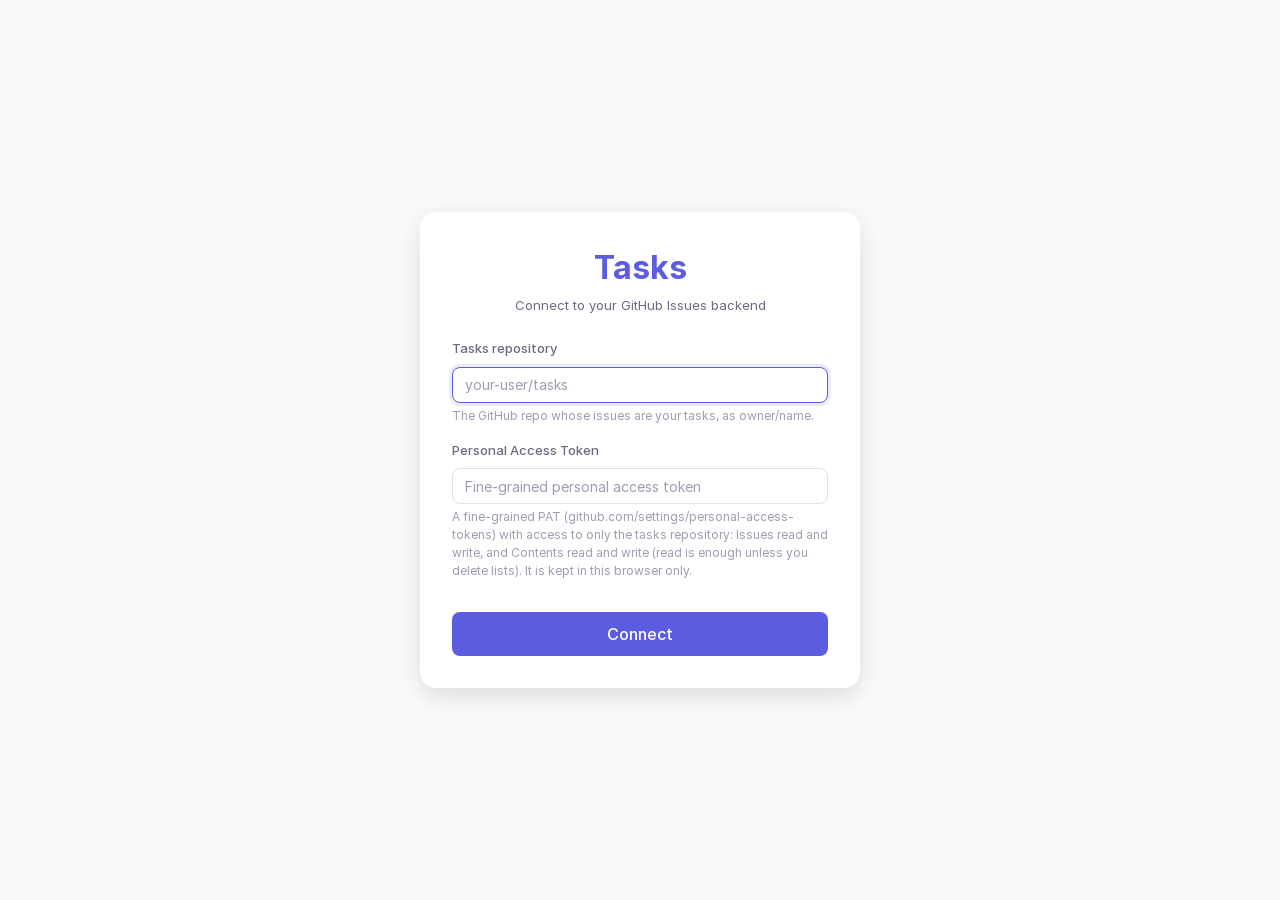
<file: todo/web/index.html>
<!DOCTYPE html>
<html lang="en">
<head>
  <meta charset="UTF-8">
  <meta name="viewport" content="width=device-width, initial-scale=1.0, viewport-fit=cover">
  <meta http-equiv="Content-Security-Policy" content="default-src 'self'; script-src 'self'; style-src 'self' 'unsafe-inline'; font-src 'self'; connect-src https://api.github.com; img-src 'self' data:; object-src 'none'; base-uri 'none';">
  <meta name="theme-color" content="#5C5CE0" media="(prefers-color-scheme: light)">
  <meta name="theme-color" content="#141420" media="(prefers-color-scheme: dark)">
  <meta name="description" content="To-do app backed by GitHub Issues">
  <title>Tasks</title>
  <link rel="icon" href="icons/favicon.svg" type="image/svg+xml">
  <link rel="manifest" href="manifest.json">
  <link rel="apple-touch-icon" href="icons/favicon.svg">
  <link rel="stylesheet" href="css/tokens.css">
  <link rel="stylesheet" href="css/base.css">
  <link rel="stylesheet" href="css/layout.css">
  <link rel="stylesheet" href="css/components.css">
  <link rel="stylesheet" href="css/views.css">
  <link rel="stylesheet" href="css/animations.css">
  <link rel="stylesheet" href="css/triage.css">
</head>
<body>
  <div id="app">
    <!-- Loading skeleton while JS loads -->
    <div class="setup-screen" id="loading-skeleton">
      <div style="text-align: center; color: var(--color-text-secondary);">
        <div style="font-size: 2rem; font-weight: 700; color: var(--color-primary); margin-bottom: 0.5rem;">Tasks</div>
        <div>Loading...</div>
      </div>
    </div>
  </div>
  <script type="module" src="js/app.js"></script>
</body>
</html>
</file>
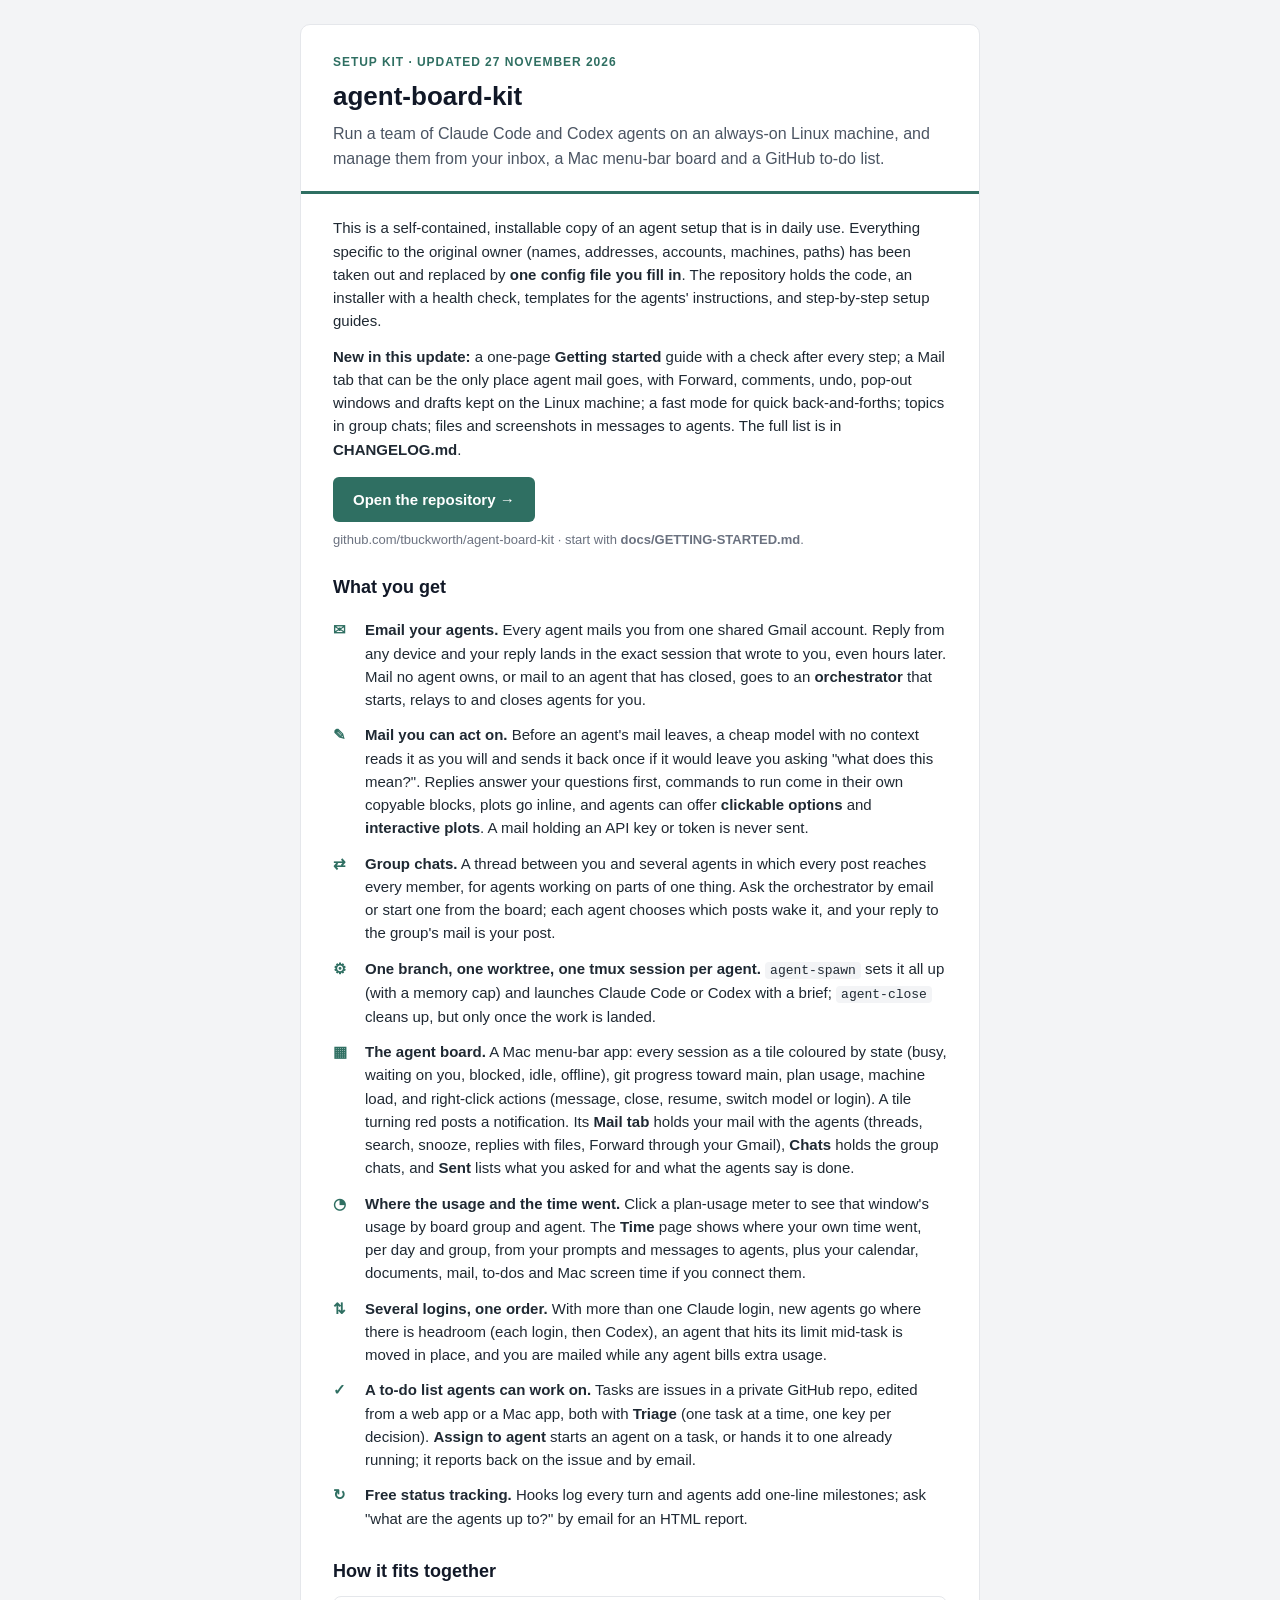
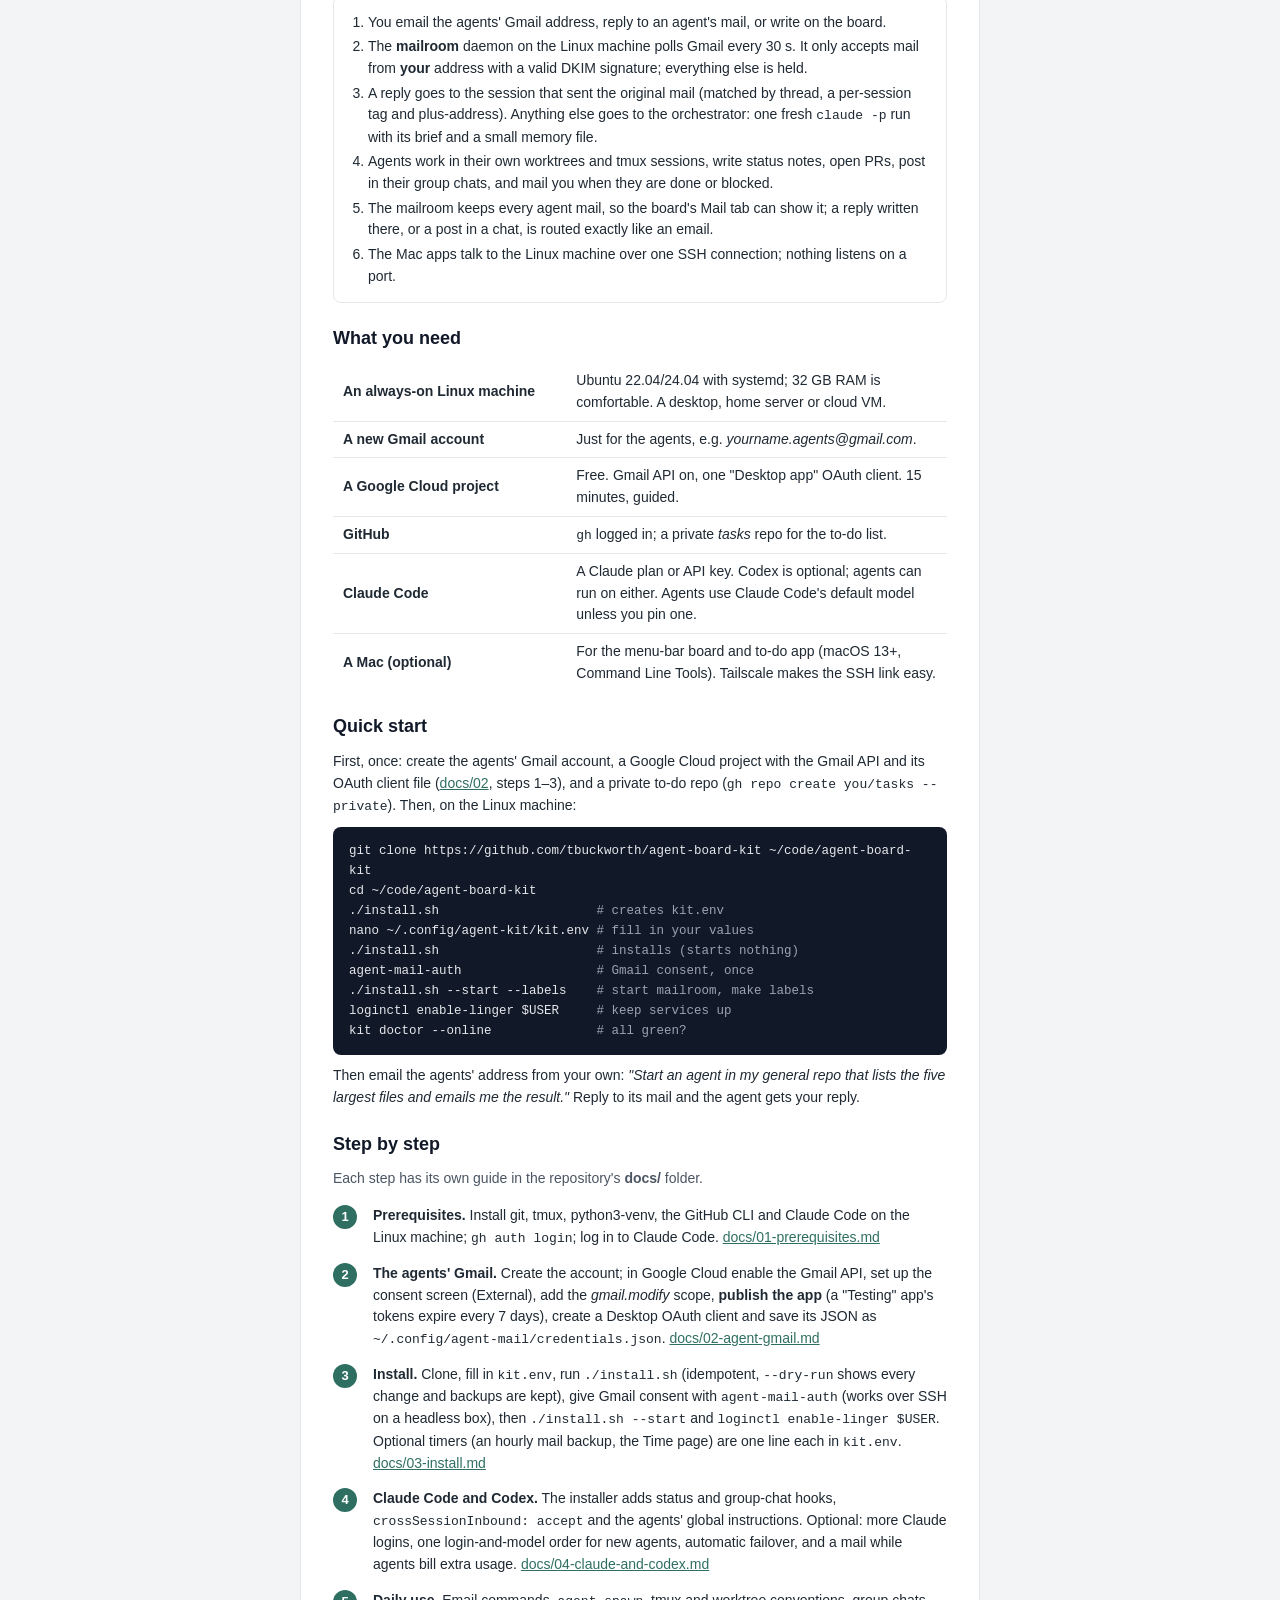
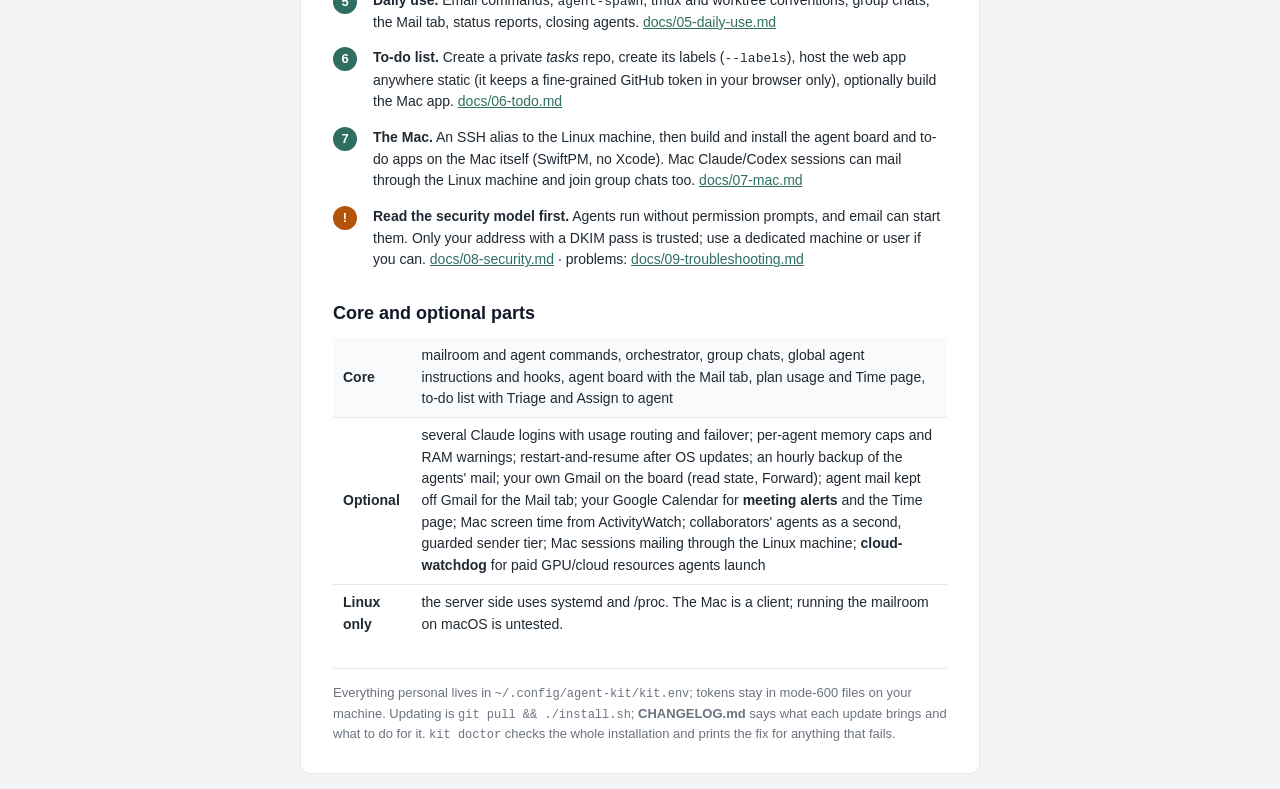
<file: docs/email.html>
<!DOCTYPE html>
<html lang="en">
<head>
<meta charset="utf-8">
<meta name="viewport" content="width=device-width, initial-scale=1">
<title>agent-board-kit: run a team of coding agents from your inbox</title>
</head>
<body style="margin:0;padding:0;background:#f3f4f6;">
<table role="presentation" width="100%" cellpadding="0" cellspacing="0" border="0" style="background:#f3f4f6;">
<tr><td align="center" style="padding:24px 12px;">
<table role="presentation" width="100%" cellpadding="0" cellspacing="0" border="0" style="max-width:680px;background:#ffffff;border:1px solid #e5e7eb;border-radius:10px;font-family:-apple-system,BlinkMacSystemFont,'Segoe UI',Roboto,Helvetica,Arial,sans-serif;color:#1f2933;font-size:15px;line-height:1.55;">

<!-- header -->
<tr><td style="padding:28px 32px 20px 32px;border-bottom:3px solid #2f6f62;">
  <div style="font-size:12px;letter-spacing:.08em;text-transform:uppercase;color:#2f6f62;font-weight:600;">Setup kit &middot; updated 27 November 2026</div>
  <div style="font-size:26px;font-weight:700;margin:4px 0 6px 0;color:#111827;">agent-board-kit</div>
  <div style="font-size:16px;color:#4b5563;">Run a team of Claude Code and Codex agents on an always-on Linux machine, and manage them from your inbox, a Mac menu-bar board and a GitHub to-do list.</div>
</td></tr>

<!-- intro -->
<tr><td style="padding:22px 32px 6px 32px;">
  <p style="margin:0 0 12px 0;">This is a self-contained, installable copy of an agent setup that is in daily use. Everything specific to the original owner (names, addresses, accounts, machines, paths) has been taken out and replaced by <b>one config file you fill in</b>. The repository holds the code, an installer with a health check, templates for the agents' instructions, and step-by-step setup guides.</p>
  <p style="margin:0 0 12px 0;"><b>New in this update:</b> a one-page <b>Getting started</b> guide with a check after every step; a Mail tab that can be the only place agent mail goes, with Forward, comments, undo, pop-out windows and drafts kept on the Linux machine; a fast mode for quick back-and-forths; topics in group chats; files and screenshots in messages to agents. The full list is in <b>CHANGELOG.md</b>.</p>
  <table role="presentation" cellpadding="0" cellspacing="0" border="0" style="margin:16px 0 8px 0;"><tr>
    <td style="background:#2f6f62;border-radius:6px;">
      <a href="https://github.com/tbuckworth/agent-board-kit" style="display:inline-block;padding:11px 20px;color:#ffffff;text-decoration:none;font-weight:600;">Open the repository &rarr;</a>
    </td>
  </tr></table>
  <p style="margin:6px 0 0 0;font-size:13px;color:#6b7280;">github.com/tbuckworth/agent-board-kit &middot; start with <b>docs/GETTING-STARTED.md</b>.</p>
</td></tr>

<!-- what you get -->
<tr><td style="padding:18px 32px 4px 32px;">
  <h2 style="font-size:18px;margin:0 0 10px 0;color:#111827;">What you get</h2>
  <table role="presentation" cellpadding="0" cellspacing="0" border="0" width="100%">
    <tr><td valign="top" style="padding:6px 10px 6px 0;width:22px;color:#2f6f62;font-weight:700;">&#9993;</td>
        <td style="padding:6px 0;"><b>Email your agents.</b> Every agent mails you from one shared Gmail account. Reply from any device and your reply lands in the exact session that wrote to you, even hours later. Mail no agent owns, or mail to an agent that has closed, goes to an <b>orchestrator</b> that starts, relays to and closes agents for you.</td></tr>
    <tr><td valign="top" style="padding:6px 10px 6px 0;color:#2f6f62;font-weight:700;">&#9998;</td>
        <td style="padding:6px 0;"><b>Mail you can act on.</b> Before an agent's mail leaves, a cheap model with no context reads it as you will and sends it back once if it would leave you asking "what does this mean?". Replies answer your questions first, commands to run come in their own copyable blocks, plots go inline, and agents can offer <b>clickable options</b> and <b>interactive plots</b>. A mail holding an API key or token is never sent.</td></tr>
    <tr><td valign="top" style="padding:6px 10px 6px 0;color:#2f6f62;font-weight:700;">&#8644;</td>
        <td style="padding:6px 0;"><b>Group chats.</b> A thread between you and several agents in which every post reaches every member, for agents working on parts of one thing. Ask the orchestrator by email or start one from the board; each agent chooses which posts wake it, and your reply to the group's mail is your post.</td></tr>
    <tr><td valign="top" style="padding:6px 10px 6px 0;color:#2f6f62;font-weight:700;">&#9881;</td>
        <td style="padding:6px 0;"><b>One branch, one worktree, one tmux session per agent.</b> <code style="font-family:Menlo,Consolas,monospace;font-size:13px;background:#f3f4f6;padding:1px 5px;border-radius:4px;">agent-spawn</code> sets it all up (with a memory cap) and launches Claude Code or Codex with a brief; <code style="font-family:Menlo,Consolas,monospace;font-size:13px;background:#f3f4f6;padding:1px 5px;border-radius:4px;">agent-close</code> cleans up, but only once the work is landed.</td></tr>
    <tr><td valign="top" style="padding:6px 10px 6px 0;color:#2f6f62;font-weight:700;">&#9638;</td>
        <td style="padding:6px 0;"><b>The agent board.</b> A Mac menu-bar app: every session as a tile coloured by state (busy, waiting on you, blocked, idle, offline), git progress toward main, plan usage, machine load, and right-click actions (message, close, resume, switch model or login). A tile turning red posts a notification. Its <b>Mail tab</b> holds your mail with the agents (threads, search, snooze, replies with files, Forward through your Gmail), <b>Chats</b> holds the group chats, and <b>Sent</b> lists what you asked for and what the agents say is done.</td></tr>
    <tr><td valign="top" style="padding:6px 10px 6px 0;color:#2f6f62;font-weight:700;">&#9684;</td>
        <td style="padding:6px 0;"><b>Where the usage and the time went.</b> Click a plan-usage meter to see that window's usage by board group and agent. The <b>Time</b> page shows where your own time went, per day and group, from your prompts and messages to agents, plus your calendar, documents, mail, to-dos and Mac screen time if you connect them.</td></tr>
    <tr><td valign="top" style="padding:6px 10px 6px 0;color:#2f6f62;font-weight:700;">&#8645;</td>
        <td style="padding:6px 0;"><b>Several logins, one order.</b> With more than one Claude login, new agents go where there is headroom (each login, then Codex), an agent that hits its limit mid-task is moved in place, and you are mailed while any agent bills extra usage.</td></tr>
    <tr><td valign="top" style="padding:6px 10px 6px 0;color:#2f6f62;font-weight:700;">&#10003;</td>
        <td style="padding:6px 0;"><b>A to-do list agents can work on.</b> Tasks are issues in a private GitHub repo, edited from a web app or a Mac app, both with <b>Triage</b> (one task at a time, one key per decision). <b>Assign to agent</b> starts an agent on a task, or hands it to one already running; it reports back on the issue and by email.</td></tr>
    <tr><td valign="top" style="padding:6px 10px 6px 0;color:#2f6f62;font-weight:700;">&#8635;</td>
        <td style="padding:6px 0;"><b>Free status tracking.</b> Hooks log every turn and agents add one-line milestones; ask "what are the agents up to?" by email for an HTML report.</td></tr>
  </table>
</td></tr>

<!-- how it works -->
<tr><td style="padding:18px 32px 4px 32px;">
  <h2 style="font-size:18px;margin:0 0 10px 0;color:#111827;">How it fits together</h2>
  <table role="presentation" cellpadding="0" cellspacing="0" border="0" width="100%" style="border:1px solid #e5e7eb;border-radius:8px;">
    <tr><td style="padding:12px 14px;font-size:14px;">
      <ol style="margin:0;padding-left:20px;">
        <li style="margin:3px 0;">You email the agents' Gmail address, reply to an agent's mail, or write on the board.</li>
        <li style="margin:3px 0;">The <b>mailroom</b> daemon on the Linux machine polls Gmail every 30 s. It only accepts mail from <b>your</b> address with a valid DKIM signature; everything else is held.</li>
        <li style="margin:3px 0;">A reply goes to the session that sent the original mail (matched by thread, a per-session tag and plus-address). Anything else goes to the orchestrator: one fresh <code style="font-family:Menlo,Consolas,monospace;font-size:13px;">claude -p</code> run with its brief and a small memory file.</li>
        <li style="margin:3px 0;">Agents work in their own worktrees and tmux sessions, write status notes, open PRs, post in their group chats, and mail you when they are done or blocked.</li>
        <li style="margin:3px 0;">The mailroom keeps every agent mail, so the board's Mail tab can show it; a reply written there, or a post in a chat, is routed exactly like an email.</li>
        <li style="margin:3px 0;">The Mac apps talk to the Linux machine over one SSH connection; nothing listens on a port.</li>
      </ol>
    </td></tr>
  </table>
</td></tr>

<!-- what you need -->
<tr><td style="padding:18px 32px 4px 32px;">
  <h2 style="font-size:18px;margin:0 0 10px 0;color:#111827;">What you need</h2>
  <table role="presentation" cellpadding="0" cellspacing="0" border="0" width="100%" style="border-collapse:collapse;font-size:14px;">
    <tr><td style="padding:7px 10px;border-bottom:1px solid #e5e7eb;width:38%;"><b>An always-on Linux machine</b></td><td style="padding:7px 10px;border-bottom:1px solid #e5e7eb;">Ubuntu 22.04/24.04 with systemd; 32&nbsp;GB RAM is comfortable. A desktop, home server or cloud VM.</td></tr>
    <tr><td style="padding:7px 10px;border-bottom:1px solid #e5e7eb;"><b>A new Gmail account</b></td><td style="padding:7px 10px;border-bottom:1px solid #e5e7eb;">Just for the agents, e.g. <i>yourname.agents@gmail.com</i>.</td></tr>
    <tr><td style="padding:7px 10px;border-bottom:1px solid #e5e7eb;"><b>A Google Cloud project</b></td><td style="padding:7px 10px;border-bottom:1px solid #e5e7eb;">Free. Gmail API on, one "Desktop app" OAuth client. 15 minutes, guided.</td></tr>
    <tr><td style="padding:7px 10px;border-bottom:1px solid #e5e7eb;"><b>GitHub</b></td><td style="padding:7px 10px;border-bottom:1px solid #e5e7eb;"><code style="font-family:Menlo,Consolas,monospace;font-size:13px;">gh</code> logged in; a private <i>tasks</i> repo for the to-do list.</td></tr>
    <tr><td style="padding:7px 10px;border-bottom:1px solid #e5e7eb;"><b>Claude Code</b></td><td style="padding:7px 10px;border-bottom:1px solid #e5e7eb;">A Claude plan or API key. Codex is optional; agents can run on either. Agents use Claude Code's default model unless you pin one.</td></tr>
    <tr><td style="padding:7px 10px;"><b>A Mac (optional)</b></td><td style="padding:7px 10px;">For the menu-bar board and to-do app (macOS 13+, Command Line Tools). Tailscale makes the SSH link easy.</td></tr>
  </table>
</td></tr>

<!-- quick start -->
<tr><td style="padding:18px 32px 4px 32px;">
  <h2 style="font-size:18px;margin:0 0 10px 0;color:#111827;">Quick start</h2>
  <p style="margin:0 0 10px 0;font-size:14px;">First, once: create the agents' Gmail account, a Google Cloud project with the Gmail API and its OAuth client file (<a href="https://github.com/tbuckworth/agent-board-kit/blob/main/docs/02-agent-gmail.md" style="color:#2f6f62;">docs/02</a>, steps 1&ndash;3), and a private to-do repo (<code style="font-family:Menlo,Consolas,monospace;font-size:13px;">gh repo create you/tasks --private</code>). Then, on the Linux machine:</p>
  <div style="background:#111827;color:#e5e7eb;border-radius:8px;padding:14px 16px;font-family:Menlo,Consolas,'Courier New',monospace;font-size:12.5px;line-height:1.6;white-space:pre-wrap;">git clone https://github.com/tbuckworth/agent-board-kit ~/code/agent-board-kit
cd ~/code/agent-board-kit
./install.sh                     <span style="color:#9ca3af;"># creates kit.env</span>
nano ~/.config/agent-kit/kit.env <span style="color:#9ca3af;"># fill in your values</span>
./install.sh                     <span style="color:#9ca3af;"># installs (starts nothing)</span>
agent-mail-auth                  <span style="color:#9ca3af;"># Gmail consent, once</span>
./install.sh --start --labels    <span style="color:#9ca3af;"># start mailroom, make labels</span>
loginctl enable-linger $USER     <span style="color:#9ca3af;"># keep services up</span>
kit doctor --online              <span style="color:#9ca3af;"># all green?</span></div>
  <p style="margin:10px 0 0 0;font-size:14px;">Then email the agents' address from your own: <i>"Start an agent in my general repo that lists the five largest files and emails me the result."</i> Reply to its mail and the agent gets your reply.</p>
</td></tr>

<!-- step by step -->
<tr><td style="padding:18px 32px 4px 32px;">
  <h2 style="font-size:18px;margin:0 0 10px 0;color:#111827;">Step by step</h2>
  <p style="margin:0 0 8px 0;font-size:14px;color:#4b5563;">Each step has its own guide in the repository's <b>docs/</b> folder.</p>
  <table role="presentation" cellpadding="0" cellspacing="0" border="0" width="100%" style="font-size:14px;">
    <tr><td valign="top" style="padding:7px 12px 7px 0;width:28px;"><div style="background:#2f6f62;color:#fff;border-radius:50%;width:24px;height:24px;line-height:24px;text-align:center;font-weight:700;font-size:13px;">1</div></td>
        <td style="padding:7px 0;"><b>Prerequisites.</b> Install git, tmux, python3-venv, the GitHub CLI and Claude Code on the Linux machine; <code style="font-family:Menlo,Consolas,monospace;font-size:13px;">gh auth login</code>; log in to Claude Code. <a href="https://github.com/tbuckworth/agent-board-kit/blob/main/docs/01-prerequisites.md" style="color:#2f6f62;">docs/01-prerequisites.md</a></td></tr>
    <tr><td valign="top" style="padding:7px 12px 7px 0;"><div style="background:#2f6f62;color:#fff;border-radius:50%;width:24px;height:24px;line-height:24px;text-align:center;font-weight:700;font-size:13px;">2</div></td>
        <td style="padding:7px 0;"><b>The agents' Gmail.</b> Create the account; in Google Cloud enable the Gmail API, set up the consent screen (External), add the <i>gmail.modify</i> scope, <b>publish the app</b> (a "Testing" app's tokens expire every 7 days), create a Desktop OAuth client and save its JSON as <code style="font-family:Menlo,Consolas,monospace;font-size:13px;">~/.config/agent-mail/credentials.json</code>. <a href="https://github.com/tbuckworth/agent-board-kit/blob/main/docs/02-agent-gmail.md" style="color:#2f6f62;">docs/02-agent-gmail.md</a></td></tr>
    <tr><td valign="top" style="padding:7px 12px 7px 0;"><div style="background:#2f6f62;color:#fff;border-radius:50%;width:24px;height:24px;line-height:24px;text-align:center;font-weight:700;font-size:13px;">3</div></td>
        <td style="padding:7px 0;"><b>Install.</b> Clone, fill in <code style="font-family:Menlo,Consolas,monospace;font-size:13px;">kit.env</code>, run <code style="font-family:Menlo,Consolas,monospace;font-size:13px;">./install.sh</code> (idempotent, <code style="font-family:Menlo,Consolas,monospace;font-size:13px;">--dry-run</code> shows every change and backups are kept), give Gmail consent with <code style="font-family:Menlo,Consolas,monospace;font-size:13px;">agent-mail-auth</code> (works over SSH on a headless box), then <code style="font-family:Menlo,Consolas,monospace;font-size:13px;">./install.sh --start</code> and <code style="font-family:Menlo,Consolas,monospace;font-size:13px;">loginctl enable-linger $USER</code>. Optional timers (an hourly mail backup, the Time page) are one line each in <code style="font-family:Menlo,Consolas,monospace;font-size:13px;">kit.env</code>. <a href="https://github.com/tbuckworth/agent-board-kit/blob/main/docs/03-install.md" style="color:#2f6f62;">docs/03-install.md</a></td></tr>
    <tr><td valign="top" style="padding:7px 12px 7px 0;"><div style="background:#2f6f62;color:#fff;border-radius:50%;width:24px;height:24px;line-height:24px;text-align:center;font-weight:700;font-size:13px;">4</div></td>
        <td style="padding:7px 0;"><b>Claude Code and Codex.</b> The installer adds status and group-chat hooks, <code style="font-family:Menlo,Consolas,monospace;font-size:13px;">crossSessionInbound: accept</code> and the agents' global instructions. Optional: more Claude logins, one login-and-model order for new agents, automatic failover, and a mail while agents bill extra usage. <a href="https://github.com/tbuckworth/agent-board-kit/blob/main/docs/04-claude-and-codex.md" style="color:#2f6f62;">docs/04-claude-and-codex.md</a></td></tr>
    <tr><td valign="top" style="padding:7px 12px 7px 0;"><div style="background:#2f6f62;color:#fff;border-radius:50%;width:24px;height:24px;line-height:24px;text-align:center;font-weight:700;font-size:13px;">5</div></td>
        <td style="padding:7px 0;"><b>Daily use.</b> Email commands, <code style="font-family:Menlo,Consolas,monospace;font-size:13px;">agent-spawn</code>, tmux and worktree conventions, group chats, the Mail tab, status reports, closing agents. <a href="https://github.com/tbuckworth/agent-board-kit/blob/main/docs/05-daily-use.md" style="color:#2f6f62;">docs/05-daily-use.md</a></td></tr>
    <tr><td valign="top" style="padding:7px 12px 7px 0;"><div style="background:#2f6f62;color:#fff;border-radius:50%;width:24px;height:24px;line-height:24px;text-align:center;font-weight:700;font-size:13px;">6</div></td>
        <td style="padding:7px 0;"><b>To-do list.</b> Create a private <i>tasks</i> repo, create its labels (<code style="font-family:Menlo,Consolas,monospace;font-size:13px;">--labels</code>), host the web app anywhere static (it keeps a fine-grained GitHub token in your browser only), optionally build the Mac app. <a href="https://github.com/tbuckworth/agent-board-kit/blob/main/docs/06-todo.md" style="color:#2f6f62;">docs/06-todo.md</a></td></tr>
    <tr><td valign="top" style="padding:7px 12px 7px 0;"><div style="background:#2f6f62;color:#fff;border-radius:50%;width:24px;height:24px;line-height:24px;text-align:center;font-weight:700;font-size:13px;">7</div></td>
        <td style="padding:7px 0;"><b>The Mac.</b> An SSH alias to the Linux machine, then build and install the agent board and to-do apps on the Mac itself (SwiftPM, no Xcode). Mac Claude/Codex sessions can mail through the Linux machine and join group chats too. <a href="https://github.com/tbuckworth/agent-board-kit/blob/main/docs/07-mac.md" style="color:#2f6f62;">docs/07-mac.md</a></td></tr>
    <tr><td valign="top" style="padding:7px 12px 7px 0;"><div style="background:#b45309;color:#fff;border-radius:50%;width:24px;height:24px;line-height:24px;text-align:center;font-weight:700;font-size:13px;">!</div></td>
        <td style="padding:7px 0;"><b>Read the security model first.</b> Agents run without permission prompts, and email can start them. Only your address with a DKIM pass is trusted; use a dedicated machine or user if you can. <a href="https://github.com/tbuckworth/agent-board-kit/blob/main/docs/08-security.md" style="color:#2f6f62;">docs/08-security.md</a> &middot; problems: <a href="https://github.com/tbuckworth/agent-board-kit/blob/main/docs/09-troubleshooting.md" style="color:#2f6f62;">docs/09-troubleshooting.md</a></td></tr>
  </table>
</td></tr>

<!-- core vs optional -->
<tr><td style="padding:18px 32px 4px 32px;">
  <h2 style="font-size:18px;margin:0 0 10px 0;color:#111827;">Core and optional parts</h2>
  <table role="presentation" cellpadding="0" cellspacing="0" border="0" width="100%" style="border-collapse:collapse;font-size:14px;">
    <tr style="background:#f9fafb;"><td style="padding:7px 10px;border-bottom:1px solid #e5e7eb;font-weight:600;">Core</td><td style="padding:7px 10px;border-bottom:1px solid #e5e7eb;">mailroom and agent commands, orchestrator, group chats, global agent instructions and hooks, agent board with the Mail tab, plan usage and Time page, to-do list with Triage and Assign to agent</td></tr>
    <tr><td style="padding:7px 10px;border-bottom:1px solid #e5e7eb;font-weight:600;">Optional</td><td style="padding:7px 10px;border-bottom:1px solid #e5e7eb;">several Claude logins with usage routing and failover; per-agent memory caps and RAM warnings; restart-and-resume after OS updates; an hourly backup of the agents' mail; your own Gmail on the board (read state, Forward); agent mail kept off Gmail for the Mail tab; your Google Calendar for <b>meeting alerts</b> and the Time page; Mac screen time from ActivityWatch; collaborators' agents as a second, guarded sender tier; Mac sessions mailing through the Linux machine; <b>cloud-watchdog</b> for paid GPU/cloud resources agents launch</td></tr>
    <tr><td style="padding:7px 10px;font-weight:600;">Linux only</td><td style="padding:7px 10px;">the server side uses systemd and /proc. The Mac is a client; running the mailroom on macOS is untested.</td></tr>
  </table>
</td></tr>

<!-- footer -->
<tr><td style="padding:22px 32px 28px 32px;">
  <p style="margin:0;font-size:13px;color:#6b7280;border-top:1px solid #e5e7eb;padding-top:14px;">Everything personal lives in <code style="font-family:Menlo,Consolas,monospace;font-size:12px;">~/.config/agent-kit/kit.env</code>; tokens stay in mode-600 files on your machine. Updating is <code style="font-family:Menlo,Consolas,monospace;font-size:12px;">git pull &amp;&amp; ./install.sh</code>; <b>CHANGELOG.md</b> says what each update brings and what to do for it. <code style="font-family:Menlo,Consolas,monospace;font-size:12px;">kit doctor</code> checks the whole installation and prints the fix for anything that fails.</p>
</td></tr>

</table>
</td></tr>
</table>
</body>
</html>
</file>
<file: todo/web/css/tokens.css>
/* Design tokens — "Midnight Iris" color scheme */
:root {
  /* Colors */
  --color-primary: #5C5CE0;
  --color-primary-hover: #4A4ACC;
  --color-primary-light: rgba(92, 92, 224, 0.12);
  --color-accent: #E8735A;
  --color-accent-hover: #D4624A;
  --color-accent-light: rgba(232, 115, 90, 0.12);
  --color-bg: #FAFAF8;
  --color-surface: #FFFFFF;
  --color-surface-hover: #F5F5F3;
  --color-surface-active: #EDEDEB;
  --color-text: #1A1A2E;
  --color-text-secondary: #6B6B80;
  --color-text-tertiary: #9E9EB0;
  --color-border: #E2E2E8;
  --color-border-light: #F0F0F4;
  --color-claude: #D4A574;
  --color-claude-bg: rgba(212, 165, 116, 0.1);
  --color-priority-high: #D94652;
  --color-priority-med: #E8A840;
  --color-priority-low: #4CAF82;
  --color-success: #4CAF82;
  --color-error: #D94652;
  --color-warning: #E8A840;
  --color-follow-up: #A86A00;
  /* Agent states, as on the agent board */
  --color-agent-busy: #AD7D48;
  --color-agent-background: #7E5A33;
  --color-agent-waiting: #3E9A62;
  --color-agent-blocked: #D94652;
  --color-agent-idle: #4A7FC1;
  --color-agent-stale: #9E9EB0;
  --color-overlay: rgba(26, 26, 46, 0.5);

  /* Typography */
  --font-family: 'Inter', -apple-system, BlinkMacSystemFont, 'Segoe UI', Roboto, sans-serif;
  --font-size-xs: 0.75rem;
  --font-size-sm: 0.8125rem;
  --font-size-base: 0.875rem;
  --font-size-md: 1rem;
  --font-size-lg: 1.125rem;
  --font-size-xl: 1.5rem;
  --font-size-2xl: 2rem;
  --font-weight-regular: 400;
  --font-weight-medium: 500;
  --font-weight-semibold: 600;
  --font-weight-bold: 700;
  --line-height-tight: 1.2;
  --line-height-base: 1.5;
  --line-height-relaxed: 1.75;

  /* Spacing */
  --space-1: 0.25rem;
  --space-2: 0.5rem;
  --space-3: 0.75rem;
  --space-4: 1rem;
  --space-5: 1.25rem;
  --space-6: 1.5rem;
  --space-8: 2rem;
  --space-10: 2.5rem;
  --space-12: 3rem;
  --space-16: 4rem;

  /* Radius */
  --radius-sm: 4px;
  --radius-md: 8px;
  --radius-lg: 12px;
  --radius-xl: 16px;
  --radius-full: 9999px;

  /* Shadows */
  --shadow-sm: 0 1px 2px rgba(0, 0, 0, 0.05);
  --shadow-md: 0 2px 8px rgba(0, 0, 0, 0.08);
  --shadow-lg: 0 8px 24px rgba(0, 0, 0, 0.12);
  --shadow-xl: 0 16px 48px rgba(0, 0, 0, 0.16);

  /* Layout */
  --sidebar-width: 260px;
  --topbar-height: 56px;
  --slide-over-width: 480px;
  --max-content-width: 800px;
  --bottom-nav-height: 56px;

  /* Transitions */
  --transition-fast: 150ms ease;
  --transition-base: 200ms ease;
  --transition-slow: 300ms ease;

  color-scheme: light;
}

/* Dark mode */
[data-theme="dark"] {
  --color-primary: #8B8BF0;
  --color-primary-hover: #9D9DF5;
  --color-primary-light: rgba(139, 139, 240, 0.15);
  --color-accent: #F09580;
  --color-accent-hover: #F5A894;
  --color-accent-light: rgba(240, 149, 128, 0.15);
  --color-bg: #141420;
  --color-surface: #1E1E30;
  --color-surface-hover: #282840;
  --color-surface-active: #32324A;
  --color-text: #EEEEF2;
  --color-text-secondary: #A0A0B8;
  --color-text-tertiary: #6E6E88;
  --color-border: #2E2E45;
  --color-border-light: #232338;
  --color-claude: #C4956A;
  --color-claude-bg: rgba(196, 149, 106, 0.12);
  --color-overlay: rgba(10, 10, 20, 0.7);
  --color-follow-up: #F2B85A;
  --color-agent-busy: #C89660;
  --color-agent-background: #9A7148;
  --color-agent-waiting: #5CC487;
  --color-agent-blocked: #EF6B75;
  --color-agent-idle: #78A6E0;
  --color-agent-stale: #6E6E88;
  --shadow-sm: 0 1px 2px rgba(0, 0, 0, 0.2);
  --shadow-md: 0 2px 8px rgba(0, 0, 0, 0.3);
  --shadow-lg: 0 8px 24px rgba(0, 0, 0, 0.4);
  --shadow-xl: 0 16px 48px rgba(0, 0, 0, 0.5);

  color-scheme: dark;
}
</file>
<file: todo/web/css/base.css>
/* Font faces */
@font-face {
  font-family: 'Inter';
  font-style: normal;
  font-weight: 400;
  font-display: swap;
  src: url('../fonts/inter-regular.woff2') format('woff2');
}
@font-face {
  font-family: 'Inter';
  font-style: normal;
  font-weight: 500;
  font-display: swap;
  src: url('../fonts/inter-medium.woff2') format('woff2');
}
@font-face {
  font-family: 'Inter';
  font-style: normal;
  font-weight: 600;
  font-display: swap;
  src: url('../fonts/inter-semibold.woff2') format('woff2');
}
@font-face {
  font-family: 'Inter';
  font-style: normal;
  font-weight: 700;
  font-display: swap;
  src: url('../fonts/inter-bold.woff2') format('woff2');
}

/* Reset */
*, *::before, *::after {
  box-sizing: border-box;
  margin: 0;
  padding: 0;
}

html {
  -webkit-text-size-adjust: 100%;
  text-size-adjust: 100%;
  -webkit-font-smoothing: antialiased;
  -moz-osx-font-smoothing: grayscale;
}

body {
  font-family: var(--font-family);
  font-size: var(--font-size-base);
  font-weight: var(--font-weight-regular);
  line-height: var(--line-height-base);
  color: var(--color-text);
  background-color: var(--color-bg);
  min-height: 100dvh;
  overflow-x: hidden;
}

a {
  color: var(--color-primary);
  text-decoration: none;
}

a:hover {
  text-decoration: underline;
}

button {
  font-family: inherit;
  font-size: inherit;
  cursor: pointer;
  border: none;
  background: none;
  color: inherit;
}

input, textarea, select {
  font-family: inherit;
  font-size: inherit;
  color: inherit;
}

ul, ol {
  list-style: none;
}

img {
  max-width: 100%;
  display: block;
}

/* Focus styles */
:focus-visible {
  outline: 2px solid var(--color-primary);
  outline-offset: 2px;
  border-radius: var(--radius-sm);
}

:focus:not(:focus-visible) {
  outline: none;
}

/* Scrollbar */
::-webkit-scrollbar {
  width: 6px;
  height: 6px;
}
::-webkit-scrollbar-track {
  background: transparent;
}
::-webkit-scrollbar-thumb {
  background: var(--color-text-tertiary);
  border-radius: var(--radius-full);
}
::-webkit-scrollbar-thumb:hover {
  background: var(--color-text-secondary);
}

/* Selection */
::selection {
  background: var(--color-primary-light);
  color: var(--color-text);
}

/* Reduced motion */
@media (prefers-reduced-motion: reduce) {
  *, *::before, *::after {
    animation-duration: 0.01ms !important;
    animation-iteration-count: 1 !important;
    transition-duration: 0.01ms !important;
    scroll-behavior: auto !important;
  }
}

/* Skip to main content */
.skip-link {
  position: absolute;
  top: -100%;
  left: var(--space-4);
  z-index: 1000;
  padding: var(--space-2) var(--space-4);
  background: var(--color-primary);
  color: #fff;
  border-radius: var(--radius-md);
  font-weight: var(--font-weight-medium);
}
.skip-link:focus {
  top: var(--space-4);
}

/* Utility */
.sr-only {
  position: absolute;
  width: 1px;
  height: 1px;
  padding: 0;
  margin: -1px;
  overflow: hidden;
  clip: rect(0, 0, 0, 0);
  white-space: nowrap;
  border-width: 0;
}

/* Classes that set display must not override the hidden attribute */
[hidden] {
  display: none !important;
}
</file>
<file: todo/web/css/layout.css>
/* App shell layout */
.app-shell {
  display: flex;
  flex-direction: column;
  min-height: 100dvh;
}

/* Top bar */
.topbar {
  position: sticky;
  top: 0;
  z-index: 100;
  display: flex;
  align-items: center;
  height: var(--topbar-height);
  padding: 0 var(--space-4);
  background: var(--color-surface);
  border-bottom: 1px solid var(--color-border);
  gap: var(--space-3);
}

.topbar-breadcrumb {
  flex: 1;
  display: flex;
  align-items: center;
  gap: var(--space-2);
  min-width: 0;
  font-size: var(--font-size-base);
  font-weight: var(--font-weight-medium);
}

.topbar-breadcrumb button {
  display: inline-flex;
  align-items: center;
  gap: var(--space-1);
  padding: var(--space-1) var(--space-2);
  border-radius: var(--radius-sm);
  color: var(--color-text-secondary);
  white-space: nowrap;
}

.topbar-breadcrumb button:hover {
  color: var(--color-text);
  background: var(--color-surface-hover);
}

.topbar-breadcrumb .breadcrumb-sep {
  color: var(--color-text-tertiary);
  user-select: none;
}

.topbar-breadcrumb .breadcrumb-current {
  color: var(--color-text);
  font-weight: var(--font-weight-semibold);
  overflow: hidden;
  text-overflow: ellipsis;
  white-space: nowrap;
}

.topbar-actions {
  display: flex;
  align-items: center;
  gap: var(--space-1);
}

.topbar-actions button {
  display: inline-flex;
  align-items: center;
  justify-content: center;
  width: 36px;
  height: 36px;
  border-radius: var(--radius-md);
  color: var(--color-text-secondary);
  transition: background var(--transition-fast), color var(--transition-fast);
}

.topbar-actions button:hover {
  background: var(--color-surface-hover);
  color: var(--color-text);
}

/* Body layout */
.app-body {
  display: flex;
  flex: 1;
  overflow: hidden;
}

/* Sidebar */
.sidebar {
  width: var(--sidebar-width);
  flex-shrink: 0;
  display: flex;
  flex-direction: column;
  border-right: 1px solid var(--color-border);
  background: var(--color-surface);
  overflow-y: auto;
  padding: var(--space-4) 0;
}

.sidebar-section {
  padding: 0 var(--space-3);
  margin-bottom: var(--space-4);
}

.sidebar-section-title {
  font-size: var(--font-size-xs);
  font-weight: var(--font-weight-semibold);
  color: var(--color-text-tertiary);
  text-transform: uppercase;
  letter-spacing: 0.05em;
  padding: var(--space-1) var(--space-3);
  margin-bottom: var(--space-1);
}

.sidebar-item {
  display: flex;
  align-items: center;
  gap: var(--space-3);
  padding: var(--space-2) var(--space-3);
  border-radius: var(--radius-md);
  color: var(--color-text-secondary);
  font-size: var(--font-size-sm);
  font-weight: var(--font-weight-medium);
  cursor: pointer;
  transition: background var(--transition-fast), color var(--transition-fast);
  min-height: 36px;
  width: 100%;
  text-align: left;
}

.sidebar-item:hover {
  background: var(--color-surface-hover);
  color: var(--color-text);
}

.sidebar-item.active {
  background: var(--color-primary-light);
  color: var(--color-primary);
}

.sidebar-item .count {
  margin-left: auto;
  font-size: var(--font-size-xs);
  color: var(--color-text-tertiary);
  min-width: 20px;
  text-align: right;
}

.sidebar-item .icon {
  font-size: var(--font-size-md);
  width: 20px;
  text-align: center;
  flex-shrink: 0;
}

/* Main content */
.main-content {
  flex: 1;
  overflow-y: auto;
  padding: var(--space-6);
  min-width: 0;
}

.main-content-inner {
  max-width: var(--max-content-width);
  margin: 0 auto;
}

.view-header {
  margin-bottom: var(--space-6);
}

.view-title {
  font-size: var(--font-size-xl);
  font-weight: var(--font-weight-bold);
  color: var(--color-text);
  margin-bottom: var(--space-2);
}

.view-subtitle {
  font-size: var(--font-size-sm);
  color: var(--color-text-secondary);
}

/* Slide-over panel */
.slide-over-backdrop {
  position: fixed;
  inset: 0;
  z-index: 200;
  background: var(--color-overlay);
  opacity: 0;
  transition: opacity var(--transition-slow);
  pointer-events: none;
}

.slide-over-backdrop.open {
  opacity: 1;
  pointer-events: auto;
}

.slide-over {
  position: fixed;
  top: 0;
  right: 0;
  bottom: 0;
  z-index: 201;
  width: var(--slide-over-width);
  max-width: 100vw;
  background: var(--color-surface);
  box-shadow: var(--shadow-xl);
  transform: translateX(100%);
  transition: transform var(--transition-slow);
  overflow-y: auto;
  display: flex;
  flex-direction: column;
}

.slide-over.open {
  transform: translateX(0);
}

.slide-over-header {
  display: flex;
  align-items: center;
  justify-content: space-between;
  padding: var(--space-4) var(--space-6);
  border-bottom: 1px solid var(--color-border);
  position: sticky;
  top: 0;
  background: var(--color-surface);
  z-index: 1;
}

.slide-over-body {
  flex: 1;
  padding: var(--space-6);
}

/* Bottom nav (mobile) */
.bottom-nav {
  display: none;
  position: fixed;
  bottom: 0;
  left: 0;
  right: 0;
  z-index: 100;
  height: var(--bottom-nav-height);
  background: var(--color-surface);
  border-top: 1px solid var(--color-border);
  padding-bottom: env(safe-area-inset-bottom);
}

.bottom-nav-items {
  display: flex;
  height: 100%;
}

.bottom-nav-item {
  flex: 1;
  display: flex;
  flex-direction: column;
  align-items: center;
  justify-content: center;
  gap: 2px;
  color: var(--color-text-tertiary);
  font-size: var(--font-size-xs);
  font-weight: var(--font-weight-medium);
  min-height: 44px;
  transition: color var(--transition-fast);
}

.bottom-nav-item:hover,
.bottom-nav-item.active {
  color: var(--color-primary);
}

.bottom-nav-item .nav-icon {
  font-size: 20px;
}

/* Responsive */
@media (max-width: 767px) {
  .sidebar {
    display: none;
  }

  .main-content {
    padding: var(--space-4);
    padding-bottom: calc(var(--bottom-nav-height) + var(--space-4) + env(safe-area-inset-bottom));
  }

  .bottom-nav {
    display: block;
  }

  .topbar {
    padding: 0 var(--space-3);
  }

  .slide-over {
    width: 100vw;
  }

  .view-title {
    font-size: var(--font-size-lg);
  }
}

@media (min-width: 768px) and (max-width: 1023px) {
  .sidebar {
    width: 200px;
  }
}
</file>
<file: todo/web/css/components.css>
/* Task row */
.task-row {
  display: flex;
  align-items: flex-start;
  gap: var(--space-3);
  padding: var(--space-3) var(--space-4);
  border-radius: var(--radius-md);
  cursor: pointer;
  transition: background var(--transition-fast);
  min-height: 44px;
}

.task-row:hover {
  background: var(--color-surface-hover);
}

.task-row + .task-row {
  border-top: 1px solid var(--color-border-light);
}

.task-checkbox {
  position: relative;
  width: 20px;
  height: 20px;
  margin-top: 2px;
  flex-shrink: 0;
}

.task-checkbox input {
  position: absolute;
  opacity: 0;
  width: 100%;
  height: 100%;
  cursor: pointer;
  z-index: 1;
}

.task-checkbox .checkmark {
  width: 20px;
  height: 20px;
  border: 2px solid var(--color-border);
  border-radius: var(--radius-full);
  display: flex;
  align-items: center;
  justify-content: center;
  transition: all var(--transition-fast);
  background: var(--color-surface);
}

.task-checkbox input:checked + .checkmark {
  background: var(--color-primary);
  border-color: var(--color-primary);
}

.task-checkbox input:checked + .checkmark::after {
  content: '';
  width: 6px;
  height: 10px;
  border: solid #fff;
  border-width: 0 2px 2px 0;
  transform: rotate(45deg) translateY(-1px);
}

.task-checkbox:hover .checkmark {
  border-color: var(--color-primary);
}

.task-content {
  flex: 1;
  min-width: 0;
}

.task-title {
  font-size: var(--font-size-base);
  font-weight: var(--font-weight-medium);
  color: var(--color-text);
  word-break: break-word;
}

.task-row.completed .task-title {
  text-decoration: line-through;
  color: var(--color-text-tertiary);
}

.task-meta {
  display: flex;
  align-items: center;
  gap: var(--space-2);
  margin-top: var(--space-1);
  flex-wrap: wrap;
}

.task-chevron {
  color: var(--color-text-tertiary);
  flex-shrink: 0;
  font-size: var(--font-size-md);
}

/* Importance dot: high and low only; medium and unrated look neutral */
.importance-dot {
  width: 8px;
  height: 8px;
  border-radius: var(--radius-full);
  flex-shrink: 0;
}
.importance-dot.high { background: var(--color-priority-high); }
.importance-dot.low { background: var(--color-priority-low); }

/* Label chip */
.label-chip {
  display: inline-flex;
  align-items: center;
  padding: 1px var(--space-2);
  border-radius: var(--radius-full);
  font-size: var(--font-size-xs);
  font-weight: var(--font-weight-medium);
  background: var(--color-surface-hover);
  color: var(--color-text-secondary);
  white-space: nowrap;
  line-height: 1.6;
}

.label-chip.section { background: var(--color-primary-light); color: var(--color-primary); }
.label-chip.action { background: var(--color-accent-light); color: var(--color-accent); }
.label-chip.list { background: var(--color-surface-active); color: var(--color-text-secondary); }
.label-chip.urgent { background: rgba(217, 70, 82, 0.12); color: var(--color-error); }
.label-chip.due { background: var(--color-surface-hover); color: var(--color-text-secondary); }
.label-chip.due.overdue { color: var(--color-error); }

/* Tags and waiting on someone */
.label-chip.tag { background: var(--color-primary-light); color: var(--color-primary); }
.label-chip.waiting { background: var(--color-surface-active); color: var(--color-text-secondary); }
.label-chip.waiting.follow-up { background: rgba(232, 168, 64, 0.16); color: var(--color-follow-up); font-weight: var(--font-weight-semibold); }

.task-row.waiting .task-content,
.task-row.waiting .task-checkbox { opacity: 0.45; }

.tag-filter-bar { margin-top: calc(-1 * var(--space-2)); }
.tag-filter-label {
  font-size: var(--font-size-xs);
  font-weight: var(--font-weight-semibold);
  color: var(--color-text-tertiary);
  text-transform: uppercase;
  letter-spacing: 0.04em;
}
.filter-chip.tag-filter.only {
  background: var(--color-primary);
  border-color: var(--color-primary);
  color: #fff;
}
.filter-chip.tag-filter.hide {
  border-style: dashed;
  border-color: var(--color-error);
  color: var(--color-error);
  text-decoration: line-through;
}
.tag-filter-mark { text-decoration: none; display: inline-block; margin-right: 2px; }
.tag-filter-clear { padding-left: var(--space-2); padding-right: var(--space-2); }

.tag-editor { display: flex; flex-wrap: wrap; align-items: center; gap: var(--space-2); }
.label-chip.tag-removable { padding-right: 2px; gap: 2px; }
.tag-remove {
  display: inline-flex; align-items: center; justify-content: center;
  width: 18px; height: 18px; border-radius: var(--radius-full);
  color: inherit; background: none; border: none; cursor: pointer;
}
.tag-remove:hover { background: var(--color-primary-light); }
.tag-add { display: flex; align-items: center; gap: var(--space-1); flex: 1 1 160px; min-width: 0; }
.tag-add .input { min-width: 0; }

.follow-up-choices { margin-bottom: var(--space-3); }
.follow-up-choices .follow-up-date { width: auto; padding-top: var(--space-1); padding-bottom: var(--space-1); }
.waiting-editor .btn { margin-top: var(--space-1); }
.waiting-cleared-banner {
  border: 1px solid var(--color-follow-up);
  background: rgba(232, 168, 64, 0.10);
  border-radius: var(--radius-md);
  padding: var(--space-3);
}
.waiting-cleared-banner p {
  display: flex; align-items: center; gap: var(--space-2);
  margin: 0 0 var(--space-2); color: var(--color-text); font-weight: var(--font-weight-medium);
}
.waiting-cleared-banner p svg { color: var(--color-follow-up); }
.waiting-cleared-actions { display: flex; gap: var(--space-2); flex-wrap: wrap; }

/* Links inside user and Claude text */
.text-link {
  text-decoration: underline;
  word-break: break-all;
}

/* Filter chip */
.filter-chip {
  display: inline-flex;
  align-items: center;
  padding: var(--space-1) var(--space-3);
  border-radius: var(--radius-full);
  font-size: var(--font-size-sm);
  font-weight: var(--font-weight-medium);
  border: 1px solid var(--color-border);
  color: var(--color-text-secondary);
  cursor: pointer;
  transition: all var(--transition-fast);
  white-space: nowrap;
  min-height: 32px;
}

.filter-chip:hover {
  border-color: var(--color-primary);
  color: var(--color-primary);
}

.filter-chip.active {
  background: var(--color-primary);
  border-color: var(--color-primary);
  color: #fff;
}

/* Filter bar */
.filter-bar {
  display: flex;
  align-items: center;
  gap: var(--space-2);
  flex-wrap: wrap;
  margin-bottom: var(--space-4);
}

.filter-bar-divider {
  width: 1px;
  height: 20px;
  background: var(--color-border);
  margin: 0 var(--space-1);
}

/* Button */
.btn {
  display: inline-flex;
  align-items: center;
  justify-content: center;
  gap: var(--space-2);
  padding: var(--space-2) var(--space-4);
  border-radius: var(--radius-md);
  font-size: var(--font-size-sm);
  font-weight: var(--font-weight-medium);
  transition: all var(--transition-fast);
  min-height: 36px;
  white-space: nowrap;
}

.btn-primary {
  background: var(--color-primary);
  color: #fff;
}
.btn-primary:hover { background: var(--color-primary-hover); }

.btn:disabled {
  opacity: 0.5;
  cursor: not-allowed;
}
.btn-primary:disabled:hover { background: var(--color-primary); }
.btn-ghost:disabled:hover { background: none; color: var(--color-text-secondary); }

.btn-secondary {
  background: var(--color-surface-hover);
  color: var(--color-text);
}
.btn-secondary:hover { background: var(--color-surface-active); }

.btn-ghost {
  color: var(--color-text-secondary);
}
.btn-ghost:hover {
  background: var(--color-surface-hover);
  color: var(--color-text);
}

.btn-danger {
  color: var(--color-error);
}
.btn-danger:hover {
  background: rgba(217, 70, 82, 0.08);
}

.btn-icon {
  width: 36px;
  padding: 0;
}

.btn-sm {
  padding: var(--space-1) var(--space-3);
  min-height: 28px;
  font-size: var(--font-size-xs);
}

.btn-lg {
  padding: var(--space-3) var(--space-6);
  min-height: 44px;
  font-size: var(--font-size-md);
}

/* Input */
.input {
  width: 100%;
  padding: var(--space-2) var(--space-3);
  border: 1px solid var(--color-border);
  border-radius: var(--radius-md);
  background: var(--color-surface);
  color: var(--color-text);
  font-size: var(--font-size-base);
  min-height: 36px;
  transition: border-color var(--transition-fast), box-shadow var(--transition-fast);
}

.input:focus {
  outline: none;
  border-color: var(--color-primary);
  box-shadow: 0 0 0 3px var(--color-primary-light);
}

.input::placeholder {
  color: var(--color-text-tertiary);
}

.textarea {
  min-height: 80px;
  resize: vertical;
}

/* Select */
.select {
  appearance: none;
  padding-right: var(--space-8);
  background-image: url("data:image/svg+xml,%3Csvg width='12' height='8' viewBox='0 0 12 8' fill='none' xmlns='http://www.w3.org/2000/svg'%3E%3Cpath d='M1 1.5L6 6.5L11 1.5' stroke='%236B6B80' stroke-width='1.5' stroke-linecap='round' stroke-linejoin='round'/%3E%3C/svg%3E");
  background-repeat: no-repeat;
  background-position: right 12px center;
}

/* Card */
.card {
  background: var(--color-surface);
  border: 1px solid var(--color-border);
  border-radius: var(--radius-lg);
  padding: var(--space-4);
}

/* Claude notes card */
.claude-card {
  background: var(--color-claude-bg);
  border: 1px solid var(--color-claude);
  border-radius: var(--radius-lg);
  padding: var(--space-4);
}

.claude-card-header {
  display: flex;
  align-items: center;
  gap: var(--space-2);
  font-size: var(--font-size-sm);
  font-weight: var(--font-weight-semibold);
  color: var(--color-claude);
  margin-bottom: var(--space-3);
}

.claude-card-body {
  font-size: var(--font-size-sm);
  line-height: var(--line-height-relaxed);
  color: var(--color-text);
  white-space: pre-wrap;
  word-break: break-word;
}

/* Modal / Dialog */
.modal-backdrop {
  position: fixed;
  inset: 0;
  z-index: 300;
  background: var(--color-overlay);
  display: flex;
  align-items: center;
  justify-content: center;
  padding: var(--space-4);
  opacity: 0;
  pointer-events: none;
  transition: opacity var(--transition-base);
}

.modal-backdrop.open {
  opacity: 1;
  pointer-events: auto;
}

.modal {
  background: var(--color-surface);
  border-radius: var(--radius-xl);
  box-shadow: var(--shadow-xl);
  width: 100%;
  max-width: 440px;
  max-height: 85vh;
  overflow-y: auto;
  transform: scale(0.95) translateY(10px);
  transition: transform var(--transition-base);
}

.modal-backdrop.open .modal {
  transform: scale(1) translateY(0);
}

.modal-header {
  display: flex;
  align-items: center;
  justify-content: space-between;
  padding: var(--space-5) var(--space-6) var(--space-3);
}

.modal-title {
  font-size: var(--font-size-lg);
  font-weight: var(--font-weight-semibold);
}

.modal-body {
  padding: var(--space-3) var(--space-6);
}

.modal-footer {
  display: flex;
  align-items: center;
  justify-content: flex-end;
  gap: var(--space-3);
  padding: var(--space-3) var(--space-6) var(--space-5);
}

/* Toast / Snackbar */
.toast-container {
  position: fixed;
  bottom: var(--space-6);
  left: 50%;
  transform: translateX(-50%);
  z-index: 400;
  display: flex;
  flex-direction: column;
  align-items: center;
  gap: var(--space-2);
  pointer-events: none;
}

.toast {
  display: flex;
  align-items: center;
  gap: var(--space-3);
  padding: var(--space-3) var(--space-4);
  background: var(--color-text);
  color: var(--color-bg);
  border-radius: var(--radius-lg);
  box-shadow: var(--shadow-lg);
  font-size: var(--font-size-sm);
  font-weight: var(--font-weight-medium);
  pointer-events: auto;
  animation: toast-in var(--transition-slow) ease forwards;
  max-width: 400px;
}

.toast.leaving {
  animation: toast-out var(--transition-base) ease forwards;
}

.toast-action {
  color: var(--color-accent);
  font-weight: var(--font-weight-semibold);
  cursor: pointer;
  white-space: nowrap;
}

.toast-action:hover {
  text-decoration: underline;
}

/* Checklist in task detail */
.checklist-item {
  display: flex;
  align-items: center;
  gap: var(--space-3);
  padding: var(--space-2) 0;
}

.checklist-item.checked .checklist-text {
  text-decoration: line-through;
  color: var(--color-text-tertiary);
}

.checklist-text {
  flex: 1;
  font-size: var(--font-size-base);
  word-break: break-word;
}

.checklist-text.editable {
  cursor: text;
  border-radius: var(--radius-sm);
}

.checklist-text.editable:hover {
  background: var(--color-surface-hover);
}

.checklist-edit-input {
  flex: 1;
}

.checklist-remove {
  color: var(--color-text-tertiary);
  opacity: 0;
  transition: opacity var(--transition-fast);
}

.checklist-item:hover .checklist-remove {
  opacity: 1;
}

.checklist-add {
  display: flex;
  align-items: center;
  gap: var(--space-2);
  padding: var(--space-2) 0;
}

.checklist-add .input {
  flex: 1;
}

/* Importance, urgency and due date controls */
.rating-controls {
  display: flex;
  flex-direction: column;
  gap: var(--space-2);
}

.rating-row {
  display: flex;
  align-items: center;
  gap: var(--space-2);
  flex-wrap: wrap;
}

.rating-label {
  width: 88px;
  flex-shrink: 0;
  font-size: var(--font-size-sm);
  font-weight: var(--font-weight-medium);
  color: var(--color-text-secondary);
}

.rating-chips {
  display: flex;
  gap: var(--space-2);
  flex-wrap: wrap;
}

.rating-due-input {
  width: auto;
}

.rating-hint {
  margin-top: 0;
  margin-bottom: var(--space-2);
}

/* Group / list card in home view */
.nav-card {
  display: flex;
  align-items: center;
  gap: var(--space-3);
  padding: var(--space-3) var(--space-4);
  border-radius: var(--radius-md);
  cursor: pointer;
  transition: background var(--transition-fast);
  min-height: 48px;
}

.nav-card:hover {
  background: var(--color-surface-hover);
}

.nav-card + .nav-card {
  border-top: 1px solid var(--color-border-light);
}

.nav-card-icon {
  width: 36px;
  height: 36px;
  border-radius: var(--radius-md);
  display: flex;
  align-items: center;
  justify-content: center;
  font-size: var(--font-size-lg);
  flex-shrink: 0;
}

.nav-card-icon.group {
  background: var(--color-primary-light);
  color: var(--color-primary);
}

.nav-card-icon.list {
  background: var(--color-accent-light);
  color: var(--color-accent);
}

.nav-card-content {
  flex: 1;
  min-width: 0;
}

.nav-card-name {
  font-size: var(--font-size-base);
  font-weight: var(--font-weight-medium);
  color: var(--color-text);
}

.nav-card-count {
  font-size: var(--font-size-xs);
  color: var(--color-text-tertiary);
}

.nav-card-chevron {
  color: var(--color-text-tertiary);
  flex-shrink: 0;
}

/* Empty state */
.empty-state {
  display: flex;
  flex-direction: column;
  align-items: center;
  justify-content: center;
  padding: var(--space-16) var(--space-4);
  text-align: center;
}

.empty-state-icon {
  font-size: 48px;
  margin-bottom: var(--space-4);
  opacity: 0.5;
}

.empty-state-title {
  font-size: var(--font-size-lg);
  font-weight: var(--font-weight-semibold);
  color: var(--color-text);
  margin-bottom: var(--space-2);
}

.empty-state-text {
  font-size: var(--font-size-sm);
  color: var(--color-text-secondary);
  max-width: 320px;
}

/* Divider */
.divider {
  height: 1px;
  background: var(--color-border);
  margin: var(--space-4) 0;
}

/* Form group */
.form-group {
  margin-bottom: var(--space-4);
}

.form-label {
  display: block;
  font-size: var(--font-size-sm);
  font-weight: var(--font-weight-medium);
  color: var(--color-text-secondary);
  margin-bottom: var(--space-2);
}

.form-hint {
  font-size: var(--font-size-xs);
  color: var(--color-text-tertiary);
  margin-top: var(--space-1);
}

/* Toggle switch */
.toggle {
  position: relative;
  display: inline-flex;
  width: 40px;
  height: 22px;
  cursor: pointer;
}

.toggle input {
  position: absolute;
  opacity: 0;
  width: 100%;
  height: 100%;
}

.toggle-track {
  width: 100%;
  height: 100%;
  border-radius: var(--radius-full);
  background: var(--color-border);
  transition: background var(--transition-fast);
}

.toggle input:checked + .toggle-track {
  background: var(--color-primary);
}

.toggle-track::after {
  content: '';
  position: absolute;
  top: 2px;
  left: 2px;
  width: 18px;
  height: 18px;
  border-radius: var(--radius-full);
  background: #fff;
  box-shadow: var(--shadow-sm);
  transition: transform var(--transition-fast);
}

.toggle input:checked + .toggle-track::after {
  transform: translateX(18px);
}

/* Sync indicator */
.sync-indicator {
  display: flex;
  align-items: center;
  gap: var(--space-2);
  font-size: var(--font-size-xs);
  color: var(--color-text-tertiary);
  padding: var(--space-2) var(--space-3);
}

.sync-indicator.syncing {
  color: var(--color-primary);
}

.sync-indicator.error {
  color: var(--color-error);
}

@media (max-width: 767px) {
  .toast-container {
    bottom: calc(var(--bottom-nav-height) + var(--space-4) + env(safe-area-inset-bottom));
  }
}

/* ------------------------------------------------------------------ selection and groups */

.select-list {
  user-select: none;
  -webkit-user-select: none;
}

.select-list.sweeping .task-row {
  cursor: ns-resize;
}

.task-row.selected,
.task-row.selected:hover {
  background: var(--color-primary-light);
}

.task-row.selected + .task-row.selected {
  border-top-color: transparent;
}

.task-grip {
  display: flex;
  align-items: center;
  width: 14px;
  margin: 3px -6px 0 -10px;
  color: var(--color-text-tertiary);
  cursor: grab;
  opacity: 0;
  transition: opacity var(--transition-fast);
  touch-action: none;
}

.task-row:hover .task-grip,
.task-row.selected .task-grip {
  opacity: 1;
}

.task-row.dragging {
  opacity: 0.5;
}

.task-row.drop-target {
  outline: 2px solid var(--color-primary);
  outline-offset: -2px;
  background: var(--color-primary-light);
}

.drag-ghost {
  position: fixed;
  z-index: 500;
  pointer-events: none;
  max-width: 280px;
  padding: var(--space-2) var(--space-3);
  border-radius: var(--radius-md);
  background: var(--color-surface);
  border: 1px solid var(--color-border);
  box-shadow: 0 6px 20px rgba(0, 0, 0, 0.18);
  color: var(--color-text);
  font-size: var(--font-size-sm);
  white-space: nowrap;
  overflow: hidden;
  text-overflow: ellipsis;
}

.group-fold {
  display: flex;
  align-items: center;
  justify-content: center;
  width: 20px;
  height: 20px;
  margin-top: 2px;
  margin-right: -6px;
  padding: 0;
  border: none;
  background: none;
  color: var(--color-text-secondary);
  cursor: pointer;
  border-radius: var(--radius-sm, 4px);
  flex-shrink: 0;
}

.group-fold:hover {
  background: var(--color-surface-active);
}

.group-fold svg {
  transition: transform var(--transition-fast);
}

.group-fold.expanded svg {
  transform: rotate(90deg);
}

.task-row.is-group .task-title {
  font-weight: 600;
}

.group-count {
  font-weight: 400;
  color: var(--color-text-tertiary);
  font-size: var(--font-size-sm);
}

.selection-bar {
  display: none;
  position: fixed;
  left: 16px;
  right: 16px;
  width: fit-content;
  margin: 0 auto;
  bottom: var(--space-4);
  z-index: 300;
  padding: var(--space-2) var(--space-3);
  border-radius: var(--radius-lg, 12px);
  background: var(--color-surface);
  border: 1px solid var(--color-border);
  box-shadow: 0 8px 28px rgba(0, 0, 0, 0.16);
  align-items: center;
  gap: var(--space-1);
  flex-wrap: wrap;
}

.selection-bar.open {
  display: flex;
}

.selection-count {
  font-weight: 600;
  margin-right: var(--space-2);
  white-space: nowrap;
}

body:has(.selection-bar.open) .toast-container {
  bottom: calc(var(--space-6) + 72px);
}

@media (max-width: 768px) {
  .selection-bar {
    bottom: calc(var(--bottom-nav-height) + var(--space-2) + env(safe-area-inset-bottom));
  }

  /* Above the bar, which sits above the bottom nav */
  body:has(.selection-bar.open) .toast-container {
    bottom: calc(var(--bottom-nav-height) + var(--space-2) + 72px + env(safe-area-inset-bottom));
  }
}

.group-members {
  margin: 0;
  padding-left: var(--space-5, 20px);
}

.group-members .done-link {
  text-decoration: line-through;
  color: var(--color-text-tertiary);
}

/* Assign to agent: a new agent or a running one (agent-picker.js) */
.agent-choice {
  display: flex;
  gap: var(--space-2);
  flex-wrap: wrap;
}

.agent-pane {
  margin-top: var(--space-3);
}

.agent-pane[hidden] {
  display: none;
}

.agent-pane-head {
  display: flex;
  gap: var(--space-2);
  align-items: center;
}

.agent-search {
  flex: 1;
  min-width: 0;
}

.agent-list {
  margin-top: var(--space-2);
  max-height: min(320px, 45vh);
  overflow-y: auto;
  border: 1px solid var(--color-border);
  border-radius: var(--radius-md);
}

.agent-group {
  padding: var(--space-2) var(--space-3) var(--space-1);
  font-size: var(--font-size-xs);
  font-weight: var(--font-weight-semibold);
  color: var(--color-text-tertiary);
  text-transform: uppercase;
  letter-spacing: 0.04em;
}

.agent-row {
  display: flex;
  align-items: flex-start;
  gap: var(--space-3);
  width: 100%;
  padding: var(--space-2) var(--space-3);
  text-align: left;
  color: var(--color-text);
  border-bottom: 1px solid var(--color-border-light);
  cursor: pointer;
}

.agent-row:last-child {
  border-bottom: none;
}

.agent-row:hover {
  background: var(--color-surface-hover);
}

.agent-row.selected {
  background: var(--color-primary-light);
}

.agent-row > svg {
  flex-shrink: 0;
  margin-top: 2px;
  color: var(--color-primary);
}

.agent-dot {
  flex-shrink: 0;
  width: 10px;
  height: 10px;
  margin-top: 5px;
  border-radius: var(--radius-full);
  background: var(--color-agent-idle);
}

.agent-dot.busy { background: var(--color-agent-busy); }
.agent-dot.background { background: var(--color-agent-background); }
.agent-dot.waiting { background: var(--color-agent-waiting); }
.agent-dot.blocked { background: var(--color-agent-blocked); }
.agent-dot.stale { background: var(--color-agent-stale); }

.agent-row-text {
  display: flex;
  flex-direction: column;
  gap: 2px;
  flex: 1;
  min-width: 0;
}

.agent-row-name {
  font-weight: var(--font-weight-medium);
  overflow-wrap: anywhere;
}

.agent-cli {
  margin-left: var(--space-2);
  font-size: var(--font-size-xs);
  color: var(--color-text-tertiary);
}

.agent-row-meta,
.agent-row-note {
  font-size: var(--font-size-xs);
  color: var(--color-text-secondary);
  overflow-wrap: anywhere;
}

.agent-row-note {
  display: -webkit-box;
  -webkit-line-clamp: 2;
  -webkit-box-orient: vertical;
  overflow: hidden;
  color: var(--color-text-tertiary);
}

.agent-empty {
  margin: 0;
  padding: var(--space-3);
}

.agent-asof {
  display: block;
  margin-top: var(--space-1);
  font-size: var(--font-size-xs);
  color: var(--color-text-tertiary);
}

/* What the desktop or the agent last said about a task handed to an agent */
.agent-status {
  display: flex;
  gap: var(--space-2);
  align-items: baseline;
  flex-wrap: wrap;
  margin-bottom: var(--space-4);
  padding: var(--space-2) var(--space-3);
  border-radius: var(--radius-md);
  background: var(--color-claude-bg);
  font-size: var(--font-size-sm);
  color: var(--color-text-secondary);
}

.agent-status-kind {
  font-weight: var(--font-weight-semibold);
  color: var(--color-agent-busy);
}

.agent-status[data-kind="failed"] .agent-status-kind,
.agent-status[data-kind="blocked"] .agent-status-kind {
  color: var(--color-agent-blocked);
}

.agent-status[data-kind="done"] .agent-status-kind {
  color: var(--color-agent-waiting);
}

.agent-status-text {
  overflow-wrap: anywhere;
}
</file>
<file: todo/web/css/views.css>
/* Setup/auth screen */
.setup-screen {
  display: flex;
  align-items: center;
  justify-content: center;
  min-height: 100dvh;
  padding: var(--space-4);
}

.setup-card {
  width: 100%;
  max-width: 440px;
  background: var(--color-surface);
  border-radius: var(--radius-xl);
  box-shadow: var(--shadow-lg);
  padding: var(--space-8);
}

.setup-logo {
  text-align: center;
  margin-bottom: var(--space-6);
}

.setup-logo h1 {
  font-size: var(--font-size-2xl);
  font-weight: var(--font-weight-bold);
  color: var(--color-primary);
}

.setup-logo p {
  font-size: var(--font-size-sm);
  color: var(--color-text-secondary);
  margin-top: var(--space-1);
}

.setup-status {
  display: flex;
  align-items: center;
  gap: var(--space-2);
  padding: var(--space-3) var(--space-4);
  border-radius: var(--radius-md);
  font-size: var(--font-size-sm);
  margin-top: var(--space-4);
}

.setup-status.success {
  background: rgba(76, 175, 130, 0.1);
  color: var(--color-success);
}

.setup-status.error {
  background: rgba(217, 70, 82, 0.1);
  color: var(--color-error);
}

.setup-status.loading {
  background: var(--color-primary-light);
  color: var(--color-primary);
}

/* Search view */
.search-input-wrapper {
  position: relative;
  margin-bottom: var(--space-4);
}

.search-input-wrapper .search-icon {
  position: absolute;
  left: var(--space-3);
  top: 50%;
  transform: translateY(-50%);
  color: var(--color-text-tertiary);
  pointer-events: none;
}

.search-input {
  padding-left: calc(var(--space-3) + 20px + var(--space-2));
}

.search-results-count {
  font-size: var(--font-size-sm);
  color: var(--color-text-secondary);
  margin-bottom: var(--space-3);
}

/* Settings view */
.settings-section {
  margin-bottom: var(--space-8);
}

.settings-section-title {
  font-size: var(--font-size-md);
  font-weight: var(--font-weight-semibold);
  color: var(--color-text);
  margin-bottom: var(--space-4);
  padding-bottom: var(--space-2);
  border-bottom: 1px solid var(--color-border);
}

.settings-row {
  display: flex;
  align-items: center;
  justify-content: space-between;
  padding: var(--space-3) 0;
}

.settings-row + .settings-row {
  border-top: 1px solid var(--color-border-light);
}

.settings-row-label {
  font-size: var(--font-size-base);
  font-weight: var(--font-weight-medium);
}

.settings-row-desc {
  font-size: var(--font-size-xs);
  color: var(--color-text-secondary);
  margin-top: 2px;
}

/* Task detail view */
.task-detail-title {
  font-size: var(--font-size-xl);
  font-weight: var(--font-weight-bold);
  color: var(--color-text);
  display: flex;
  align-items: flex-start;
  gap: var(--space-3);
}

.task-detail-title .status-icon {
  flex-shrink: 0;
  margin-top: 4px;
  color: var(--color-text-tertiary);
  font-size: 24px;
}

.task-detail-title.completed .status-icon {
  color: var(--color-primary);
}

.task-detail-labels {
  display: flex;
  flex-wrap: wrap;
  gap: var(--space-2);
  margin-top: var(--space-3);
}

.task-detail-body {
  margin-top: var(--space-4);
  font-size: var(--font-size-base);
  line-height: var(--line-height-relaxed);
  white-space: pre-wrap;
  word-break: break-word;
  color: var(--color-text);
}

.task-detail-section {
  margin-top: var(--space-6);
}

.task-detail-section-title {
  font-size: var(--font-size-md);
  font-weight: var(--font-weight-semibold);
  color: var(--color-text);
  margin-bottom: var(--space-3);
}

.task-detail-meta {
  margin-top: var(--space-6);
  font-size: var(--font-size-xs);
  color: var(--color-text-tertiary);
}

/* Task detail actions */
.task-detail-actions {
  display: flex;
  align-items: center;
  gap: var(--space-2);
  flex-wrap: wrap;
}

/* Group management */
.group-list {
  display: flex;
  flex-direction: column;
  gap: var(--space-2);
}

.group-item {
  display: flex;
  align-items: center;
  gap: var(--space-3);
  padding: var(--space-3) var(--space-4);
  border: 1px solid var(--color-border);
  border-radius: var(--radius-md);
  background: var(--color-surface);
}

.group-item-name {
  flex: 1;
  font-weight: var(--font-weight-medium);
}

.group-item-lists {
  font-size: var(--font-size-xs);
  color: var(--color-text-tertiary);
}

/* Add task form */
.add-task-form {
  padding: var(--space-4);
  border: 1px solid var(--color-border);
  border-radius: var(--radius-lg);
  background: var(--color-surface);
  margin-bottom: var(--space-4);
}

/* Completed section toggle */
.completed-toggle {
  display: flex;
  align-items: center;
  gap: var(--space-2);
  padding: var(--space-3) var(--space-4);
  color: var(--color-text-secondary);
  font-size: var(--font-size-sm);
  font-weight: var(--font-weight-medium);
  cursor: pointer;
  border-radius: var(--radius-md);
  margin-top: var(--space-2);
}

.completed-toggle:hover {
  background: var(--color-surface-hover);
}

.completed-toggle .chevron {
  transition: transform var(--transition-fast);
}

.completed-toggle.expanded .chevron {
  transform: rotate(90deg);
}

/* Task list in list view */
.task-list-container {
  border: 1px solid var(--color-border);
  border-radius: var(--radius-lg);
  background: var(--color-surface);
  overflow: hidden;
}

/* Keyboard shortcut hints */
.kbd {
  display: inline-flex;
  align-items: center;
  justify-content: center;
  padding: 0 var(--space-2);
  min-width: 22px;
  height: 22px;
  border: 1px solid var(--color-border);
  border-radius: var(--radius-sm);
  background: var(--color-surface-hover);
  font-family: inherit;
  font-size: var(--font-size-xs);
  font-weight: var(--font-weight-medium);
  color: var(--color-text-tertiary);
}
</file>
<file: todo/web/css/animations.css>
/* Skeleton shimmer */
@keyframes shimmer {
  0% { background-position: -200% 0; }
  100% { background-position: 200% 0; }
}

.skeleton {
  background: linear-gradient(
    90deg,
    var(--color-surface-hover) 25%,
    var(--color-surface-active) 50%,
    var(--color-surface-hover) 75%
  );
  background-size: 200% 100%;
  animation: shimmer 1.5s ease infinite;
  border-radius: var(--radius-md);
}

.skeleton-text {
  height: 14px;
  margin-bottom: var(--space-2);
}

.skeleton-text.sm { width: 60%; }
.skeleton-text.md { width: 80%; }
.skeleton-text.lg { width: 100%; }

.skeleton-circle {
  width: 20px;
  height: 20px;
  border-radius: var(--radius-full);
}

.skeleton-row {
  display: flex;
  align-items: center;
  gap: var(--space-3);
  padding: var(--space-3) var(--space-4);
}

/* Toast animations */
@keyframes toast-in {
  from {
    opacity: 0;
    transform: translateY(16px) scale(0.95);
  }
  to {
    opacity: 1;
    transform: translateY(0) scale(1);
  }
}

@keyframes toast-out {
  from {
    opacity: 1;
    transform: translateY(0) scale(1);
  }
  to {
    opacity: 0;
    transform: translateY(16px) scale(0.95);
  }
}

/* Fade in */
@keyframes fade-in {
  from { opacity: 0; }
  to { opacity: 1; }
}

.fade-in {
  animation: fade-in var(--transition-base) forwards;
}

/* Slide in from right */
@keyframes slide-in-right {
  from { transform: translateX(20px); opacity: 0; }
  to { transform: translateX(0); opacity: 1; }
}

.slide-in-right {
  animation: slide-in-right var(--transition-slow) forwards;
}

/* Spin (for sync indicator) */
@keyframes spin {
  to { transform: rotate(360deg); }
}

.spin, .spinning svg {
  animation: spin 1s linear infinite;
}

/* Stagger children */
.stagger-children > * {
  opacity: 0;
  animation: fade-in var(--transition-base) forwards;
}

.stagger-children > *:nth-child(1) { animation-delay: 0ms; }
.stagger-children > *:nth-child(2) { animation-delay: 30ms; }
.stagger-children > *:nth-child(3) { animation-delay: 60ms; }
.stagger-children > *:nth-child(4) { animation-delay: 90ms; }
.stagger-children > *:nth-child(5) { animation-delay: 120ms; }
.stagger-children > *:nth-child(6) { animation-delay: 150ms; }
.stagger-children > *:nth-child(7) { animation-delay: 180ms; }
.stagger-children > *:nth-child(8) { animation-delay: 210ms; }
.stagger-children > *:nth-child(9) { animation-delay: 240ms; }
.stagger-children > *:nth-child(10) { animation-delay: 270ms; }
</file>
<file: todo/web/css/triage.css>
/* Triage, This week and Archived */

.triage-card {
  position: relative;
  background: var(--color-surface);
  border: 1px solid var(--color-border);
  border-radius: var(--radius-xl);
  box-shadow: var(--shadow-md);
  padding: var(--space-5);
  margin-bottom: var(--space-4);
  touch-action: pan-y;
  transition: transform var(--transition-fast);
  overflow-wrap: anywhere;
}

.triage-chips {
  display: flex;
  flex-wrap: wrap;
  gap: var(--space-2);
  margin-bottom: var(--space-3);
}

.label-chip.importance.high { background: rgba(217, 70, 82, 0.12); color: var(--color-priority-high); }
.label-chip.importance.medium { background: var(--color-surface-hover); color: var(--color-text-secondary); }
.label-chip.importance.low { background: rgba(76, 175, 130, 0.12); color: var(--color-priority-low); }
.label-chip.importance.unrated { background: var(--color-surface-hover); color: var(--color-text-tertiary); font-style: italic; }
.label-chip.focus { background: var(--color-primary-light); color: var(--color-primary); }

.triage-title {
  font-size: var(--font-size-xl);
  font-weight: var(--font-weight-semibold);
  line-height: var(--line-height-tight);
  margin: 0 0 var(--space-3);
}

.triage-title-link {
  color: inherit;
  text-decoration: none;
}

.triage-title-link:hover {
  text-decoration: underline;
}

.triage-hint {
  color: var(--color-warning);
  font-weight: var(--font-weight-medium);
  margin: 0 0 var(--space-3);
}

.triage-first-step {
  background: var(--color-claude-bg);
  border-left: 3px solid var(--color-claude);
  border-radius: var(--radius-sm);
  padding: var(--space-2) var(--space-3);
  margin: 0 0 var(--space-3);
}

.triage-notes {
  white-space: pre-wrap;
  color: var(--color-text-secondary);
  margin-bottom: var(--space-3);
}

.triage-checklist {
  list-style: none;
  padding: 0;
  margin: 0 0 var(--space-3);
}

.triage-checklist li {
  display: flex;
  gap: var(--space-2);
  padding: var(--space-1) 0;
}

.triage-checklist li.checked {
  color: var(--color-text-tertiary);
  text-decoration: line-through;
}

.triage-rating {
  border-top: 1px solid var(--color-border-light);
  padding-top: var(--space-3);
}

.triage-swipe-message {
  position: absolute;
  top: var(--space-3);
  right: var(--space-4);
  font-weight: var(--font-weight-semibold);
  color: var(--color-primary);
  pointer-events: none;
}

.triage-actions {
  display: flex;
  flex-wrap: wrap;
  gap: var(--space-2);
  margin-bottom: var(--space-3);
}

.triage-actions .btn.active {
  background: var(--color-primary-light);
  color: var(--color-primary);
}

.triage-keys {
  color: var(--color-text-tertiary);
}

@media (hover: none) {
  .triage-keys { display: none; }
}

.focus-replace-row {
  display: flex;
  align-items: center;
  justify-content: space-between;
  gap: var(--space-3);
  padding: var(--space-2) 0;
  border-top: 1px solid var(--color-border-light);
}

.focus-replace-title {
  overflow-wrap: anywhere;
}

/* This week */
.focus-section {
  margin-bottom: var(--space-4);
}

.focus-section-header {
  display: flex;
  align-items: center;
  gap: var(--space-2);
  margin-bottom: var(--space-2);
}

.focus-section-title {
  display: flex;
  align-items: center;
  gap: var(--space-2);
  font-size: var(--font-size-md);
  font-weight: var(--font-weight-semibold);
  margin: 0;
}

.focus-section-count {
  color: var(--color-text-tertiary);
  font-size: var(--font-size-sm);
  flex: 1;
}

/* Archived */
.archived-list-title {
  font-size: var(--font-size-base);
  margin: var(--space-4) 0 var(--space-2);
}
</file>
